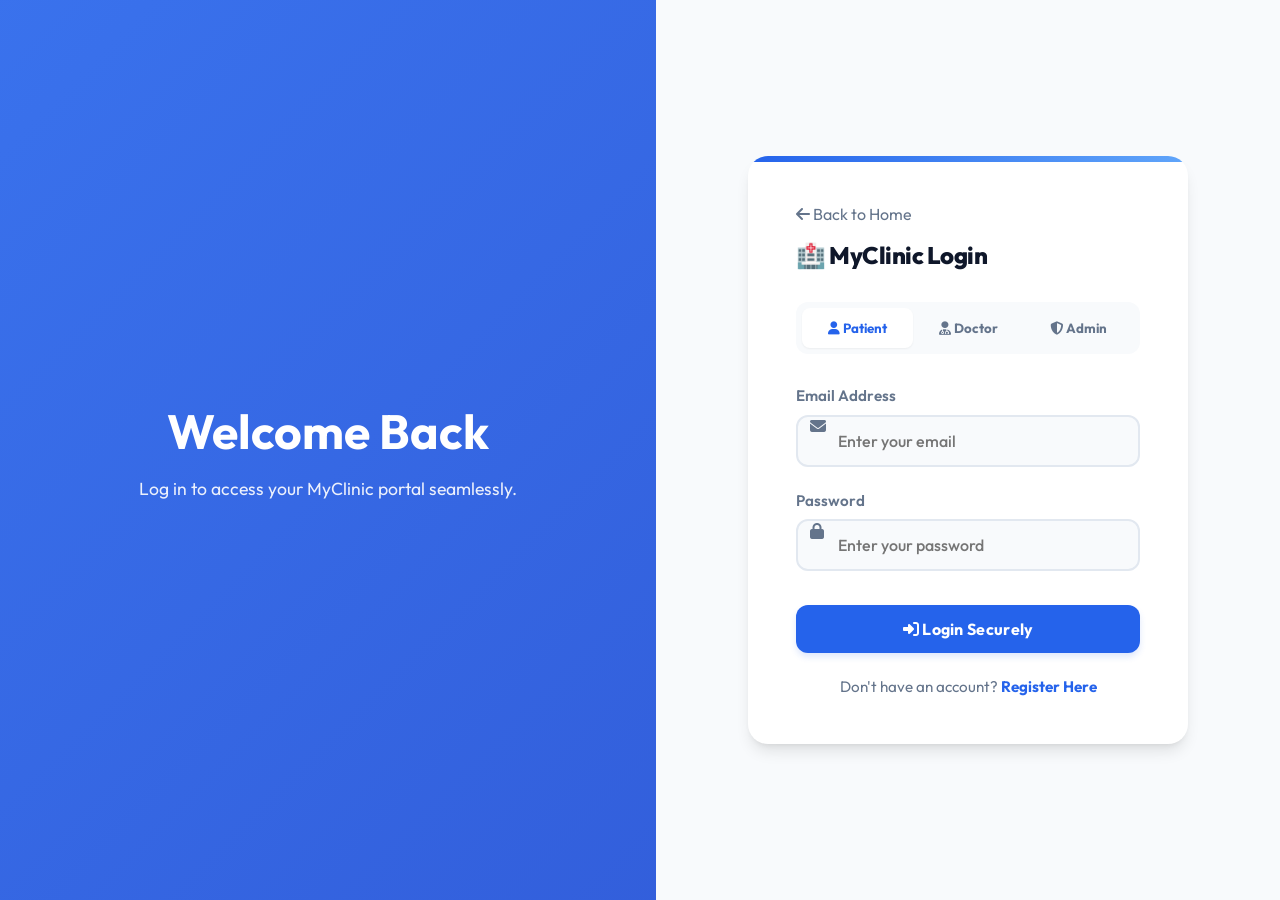
<file: frontend/admin-dashboard.html>
<!DOCTYPE html>
<html lang="en">
<head>
    <meta charset="UTF-8">
    <title>Admin Dashboard</title>
    <link rel="stylesheet" href="css/style.css">
    <link rel="stylesheet" href="https://cdnjs.cloudflare.com/ajax/libs/font-awesome/6.4.0/css/all.min.css">
</head>
<body>
    <div class="dashboard-container">
        <div class="sidebar">
            <h2>MyClinic</h2>
            <div style="color:var(--text-muted); font-size:0.85rem; padding: 0 16px; margin-bottom: 2rem; font-weight:600;" id="userNameText">Admin Panel</div>
            <a href="#" onclick="showSection('doctors')" class="active"><i class="fas fa-user-md" style="width:20px;"></i> Doctors</a>
            <a href="#" onclick="showSection('patients')"><i class="fas fa-users" style="width:20px;"></i> Patients</a>
            <a href="#" onclick="showSection('appointments')"><i class="fas fa-calendar-check" style="width:20px;"></i> Appointments</a>
            <a href="#" onclick="api.logout()"><i class="fas fa-sign-out-alt" style="width:20px;"></i> Logout</a>
        </div>
        <div class="main-content">
            <h1 class="mb-2">Admin Dashboard</h1>

            <div class="dash-cards" id="adminCards">
                <!-- Cards will render dynamically here -->
            </div>
            
            <div id="doctors-sec" class="table-container">
                <h3>All Doctors</h3>
                <table>
                    <thead>
                        <tr>
                            <th>ID</th><th>Name</th><th>Spec</th><th>Fee</th><th>Status</th><th>Action</th>
                        </tr>
                    </thead>
                    <tbody id="doctorsBody"></tbody>
                </table>
            </div>

            <div id="patients-sec" class="table-container" style="display:none;">
                <h3>All Patients</h3>
                <table>
                    <thead>
                        <tr>
                            <th>ID</th><th>Name</th><th>Age</th><th>Gender</th><th>Phone</th>
                        </tr>
                    </thead>
                    <tbody id="patientsBody"></tbody>
                </table>
            </div>

            <div id="appointments-sec" class="table-container" style="display:none;">
                <h3>All Appointments</h3>
                <table>
                    <thead>
                        <tr>
                            <th>Token No</th><th>Patient</th><th>Doctor</th><th>Date</th><th>Time</th><th>Status</th>
                        </tr>
                    </thead>
                    <tbody id="appointmentsBody"></tbody>
                </table>
            </div>
        </div>
    </div>

    <script src="js/api.js"></script>
    <script>
        api.checkAuth('Admin');

        function showSection(sec) {
            document.getElementById('doctors-sec').style.display = 'none';
            document.getElementById('patients-sec').style.display = 'none';
            document.getElementById('appointments-sec').style.display = 'none';
            document.getElementById(`${sec}-sec`).style.display = 'block';
            loadData(sec);
        }

        async function verifyDoctor(id) {
            if(!confirm("Approve this doctor?")) return;
            try {
                await api.request(`/admin/verify-doctor/${id}`, 'POST');
                alert("Verified!");
                loadData('doctors');
            } catch(e) {}
        }

        async function loadData(sec) {
            try {
                if (sec === 'doctors') {
                    const res = await api.request('/admin/doctors');
                    const tbody = document.getElementById('doctorsBody');
                    tbody.innerHTML = res.doctors.map(d => `
                        <tr>
                            <td>${d.Doctor_ID}</td>
                            <td>${d.Name}</td>
                            <td>${d.Specialization}</td>
                            <td>Rs. ${d.Fee}</td>
                            <td><span class="badge ${d.is_approved ? 'badge-approved' : 'badge-pending'}"><i class="fas ${d.is_approved ? 'fa-check' : 'fa-clock'}"></i> ${d.is_approved ? 'Verified' : 'Pending'}</span></td>
                            <td>
                                ${!d.is_approved ? `<button class="btn btn-small" style="background:var(--success);" onclick="verifyDoctor(${d.Doctor_ID})"><i class="fas fa-check-circle"></i> Approve</button>` : `<span style="color:var(--text-muted); font-size:0.85rem;"><i class="fas fa-shield-alt"></i> Active</span>`}
                            </td>
                        </tr>
                    `).join('');
                }
                if (sec === 'patients') {
                    const res = await api.request('/admin/patients');
                    const tbody = document.getElementById('patientsBody');
                    tbody.innerHTML = res.patients.map(p => `
                        <tr>
                            <td>${p.Patient_ID}</td>
                            <td>${p.Name}</td>
                            <td>${p.Age}</td>
                            <td>${p.Gender}</td>
                            <td>${p.Phone}</td>
                        </tr>
                    `).join('');
                }
                if (sec === 'appointments') {
                    const res = await api.request('/admin/appointments');
                    const tbody = document.getElementById('appointmentsBody');
                    tbody.innerHTML = res.appointments.map(a => `
                        <tr>
                            <td><b>${a.Token_No}</b></td>
                            <td>${a.Patient_Name || '-'}</td>
                            <td>Dr. ${a.Doctor_Name || '-'}</td>
                            <td>${a.Date}</td>
                            <td>${a.Time}</td>
                            <td><span class="badge ${a.Status.toLowerCase() === 'completed' ? 'badge-completed' : 'badge-pending'}">${a.Status}</span></td>
                        </tr>
                    `).join('');
                }
            } catch(e) {
                alert("Error: " + e.message);
            }
        }

        async function loadStats() {
            try {
                const [drRes, ptRes, apRes] = await Promise.all([
                    api.request('/admin/doctors'), 
                    api.request('/admin/patients'), 
                    api.request('/admin/appointments')
                ]);
                document.getElementById('adminCards').innerHTML = `
                    <div class="dash-card">
                        <i class="fas fa-users"></i>
                        <div class="dash-card-info"><h4>Total Patients</h4><h2>${ptRes.patients.length}</h2></div>
                    </div>
                    <div class="dash-card">
                        <i class="fas fa-user-md"></i>
                        <div class="dash-card-info"><h4>Doctors</h4><h2>${drRes.doctors.length}</h2></div>
                    </div>
                    <div class="dash-card">
                        <i class="fas fa-calendar-check"></i>
                        <div class="dash-card-info"><h4>Appointments</h4><h2>${apRes.appointments.length}</h2></div>
                    </div>
                `;
            } catch(e) {
                document.getElementById('adminCards').innerHTML = `<p style="color:var(--danger)">Failed to load statistics</p>`;
            }
        }

        // initial load
        loadStats();
        loadData('doctors');
    </script>
</body>
</html>
</file>
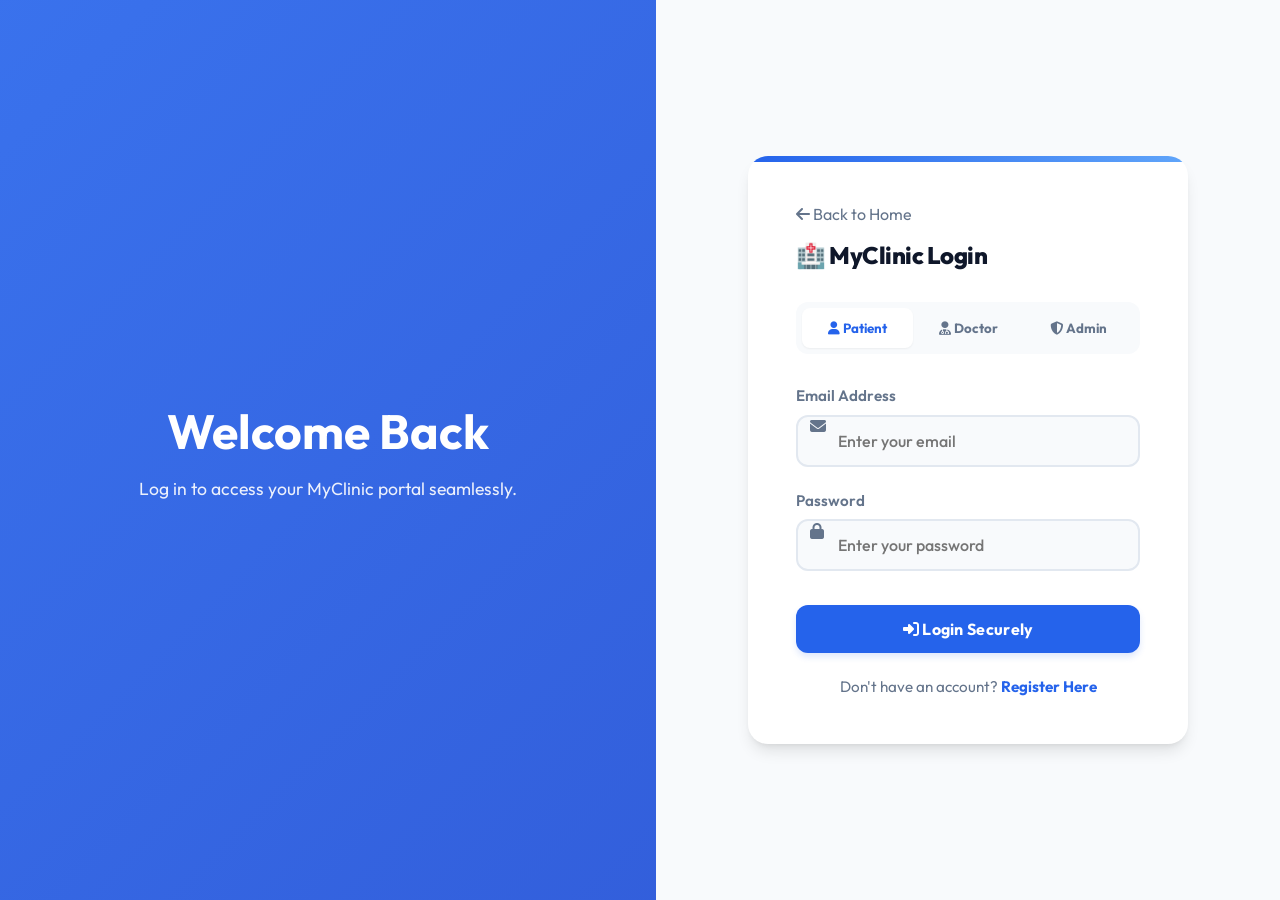
<file: frontend/doctor-dashboard.html>
<!DOCTYPE html>
<html lang="en">
<head>
    <meta charset="UTF-8">
    <title>Doctor Dashboard</title>
    <link rel="stylesheet" href="css/style.css">
    <style>
        .modal {
            display: none; position: fixed; z-index: 1000; left: 0; top: 0;
            width: 100%; height: 100%; overflow: auto; background-color: rgba(0,0,0,0.5);
            justify-content: center; align-items: center;
        }
        .modal-content {
            background: rgba(255,255,255,0.9); padding: 20px; border-radius: 10px;
            width: 400px; color: #333;
        }
    </style>
</head>
<body>
    <div class="dashboard-container">
        <div class="sidebar">
            <h2>MyClinic</h2>
            <div style="color:var(--text-muted); font-size:0.85rem; padding: 0 16px; margin-bottom: 2rem; font-weight:600;" id="userNameText">Doctor Panel</div>
            <a href="#" onclick="loadTodayApps()" class="active"><i class="fas fa-calendar-day" style="width:20px;"></i> All Appointments</a>
            <a href="#" onclick="api.logout()"><i class="fas fa-sign-out-alt" style="width:20px;"></i> Logout</a>
        </div>
        <div class="main-content">
            <h1 class="mb-2">Doctor Dashboard</h1>

            <div class="table-container">
                <h3>All Patient Appointments</h3>
                <table>
                    <thead>
                        <tr>
                            <th>Token</th><th>Patient</th><th>Age/Gender/Phone</th><th>Date</th><th>Time</th><th>Problem</th><th>Status</th><th>Actions</th>
                        </tr>
                    </thead>
                    <tbody id="todayAppsBody"></tbody>
                </table>
            </div>
        </div>
    </div>

    <div id="actionModal" class="modal">
        <div class="modal-content glass-box" style="background:#fff; width:450px; padding:2.5rem; border-radius:var(--radius-lg); box-shadow:var(--shadow-soft);">
            <h3 id="modalTitle" style="color:var(--text-main); margin-bottom:1.5rem; font-weight:800;"><i class="fas fa-file-medical"></i> Complete Session</h3>
            <form id="actionForm">
                <input type="hidden" id="modalAppId">
                <h4 style="color:var(--primary-color); font-weight:700; margin-bottom:1rem; font-size:1rem;">Prescription Details</h4>
                <div class="form-group" style="margin-bottom:15px;">
                    <label>Diagnosis</label>
                    <input type="text" id="diagnosis" placeholder="Describe diagnosis" required>
                </div>
                <div class="form-group" style="margin-bottom:15px;">
                    <label>Medicine prescribed</label>
                    <input type="text" id="medicine" placeholder="e.g. Amoxicillin" required>
                </div>
                <div class="form-group" style="margin-bottom:20px;">
                    <label>Dosage</label>
                    <input type="text" id="dosage" placeholder="2 times a day" required>
                </div>
                
                <h4 style="color:var(--primary-color); font-weight:700; margin-top:25px; margin-bottom:1rem; font-size:1rem;">Billing Info</h4>
                <div class="form-group">
                    <label>Consultation Fee (Rs.)</label>
                    <input type="number" id="amount" placeholder="0.00" required>
                </div>
                <div style="display:flex; gap:15px; margin-top:30px;">
                    <button type="submit" class="btn" style="flex:1;"><i class="fas fa-save"></i> Save & Complete</button>
                    <button type="button" class="btn" style="background:transparent; color:var(--text-main); border:2px solid var(--border-color); flex:1;" onclick="closeModal()">Cancel</button>
                </div>
            </form>
        </div>
    </div>

    <script src="js/api.js"></script>
    <script>
        api.checkAuth('Doctor');
        const user = api.getUser();
        document.getElementById('userNameText').innerText = `Dr. ${user.name}`;

        async function loadTodayApps() {
            try {
                const res = await api.request('/doctor/appointments/today');
                const tbody = document.getElementById('todayAppsBody');
                tbody.innerHTML = res.appointments.map(a => `
                    <tr>
                        <td><b>${a.Token_No}</b></td>
                        <td>${a.Patient_Name}</td>
                        <td>${a.Age} / ${a.Gender}<br><small>${a.Phone || '-'}</small></td>
                        <td>${a.Date}</td>
                        <td>${a.Time}</td>
                        <td>${a.Problem || '-'}</td>
                        <td><span class="badge ${a.Status.toLowerCase() === 'completed' ? 'badge-completed' : 'badge-pending'}"><i class="fas ${a.Status.toLowerCase() === 'completed' ? 'fa-check' : 'fa-clock'}"></i> ${a.Status}</span></td>
                        <td>
                            ${a.Status !== 'Completed' ? `<button class="btn btn-small" onclick="openModal(${a.Appointment_ID})"><i class="fas fa-clipboard-check"></i> Complete</button>` : `<span style="color:var(--success); font-weight:bold;"><i class="fas fa-check-double"></i> Done</span>`}
                        </td>
                    </tr>
                `).join('');
            } catch(e) {
                alert("Error loading appointments: " + e.message);
            }
        }

        function openModal(appId) {
            document.getElementById('modalAppId').value = appId;
            document.getElementById('actionModal').style.display = 'flex';
        }

        function closeModal() {
            document.getElementById('actionModal').style.display = 'none';
        }

        document.getElementById('actionForm').addEventListener('submit', async (e) => {
            e.preventDefault();
            const appId = document.getElementById('modalAppId').value;
            const diagnosis = document.getElementById('diagnosis').value;
            const medicine = document.getElementById('medicine').value;
            const dosage = document.getElementById('dosage').value;
            const amount = document.getElementById('amount').value;

            try {
                // Add Prescription
                await api.request('/doctor/prescription', 'POST', {
                    appointment_id: appId, diagnosis, medicine, dosage
                });
                
                // Add Bill
                await api.request('/doctor/bill', 'POST', {
                    appointment_id: appId, amount
                });

                alert("Prescription & Bill added! Appointment marked as Completed.");
                closeModal();
                loadTodayApps();
            } catch(e) {
                alert("Error: " + e.message);
            }
        });

        loadTodayApps();
    </script>
</body>
</html>
</file>
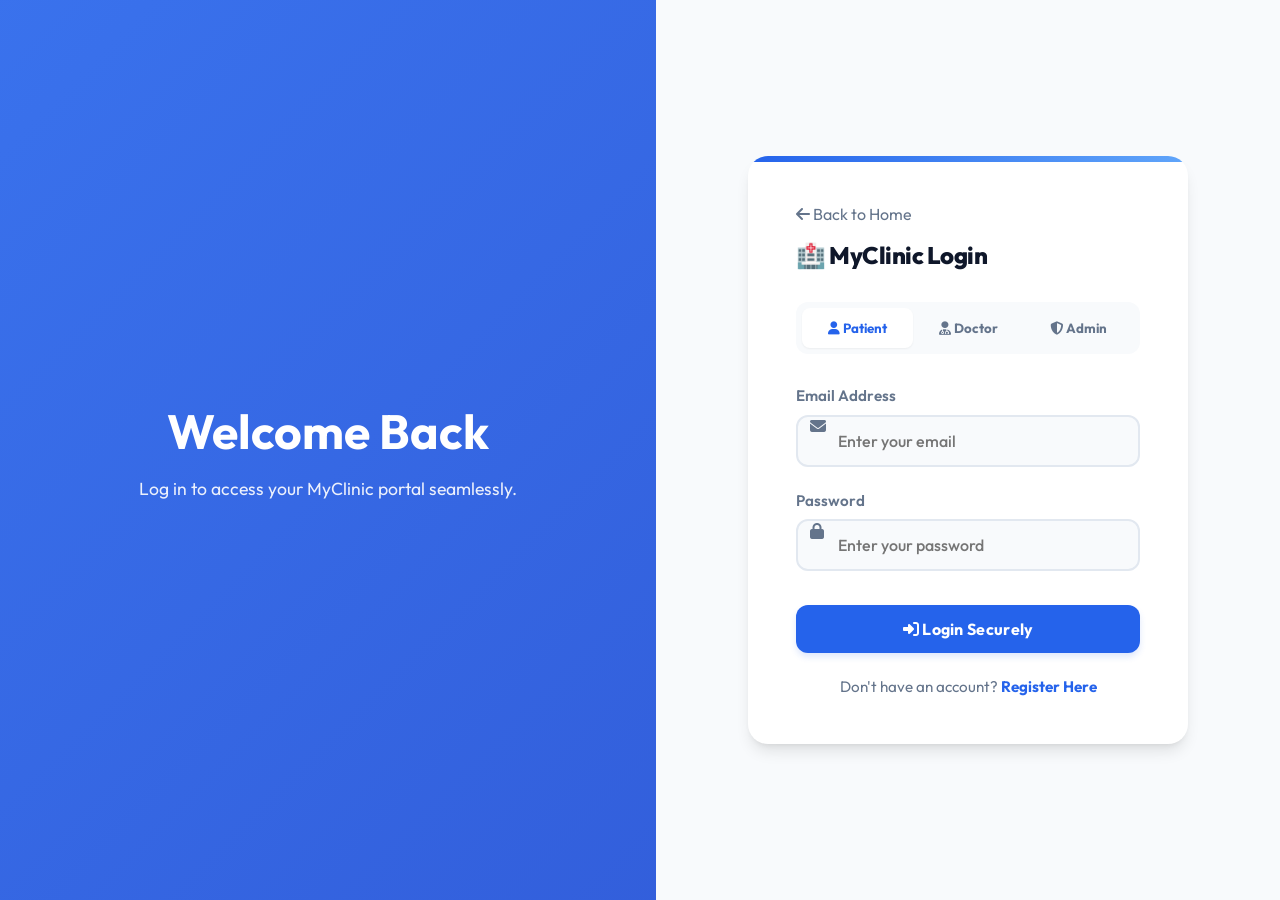
<file: frontend/login.html>
<!DOCTYPE html>
<html lang="en">
<head>
    <meta charset="UTF-8">
    <title>Login - MyClinic</title>
    <link rel="stylesheet" href="css/style.css">
    <link rel="stylesheet" href="https://cdnjs.cloudflare.com/ajax/libs/font-awesome/6.4.0/css/all.min.css">
</head>
<body>
    <div class="auth-wrapper">
        <div class="auth-image">
            <div>
                <h1 style="font-size:3rem; margin-bottom:1rem;">Welcome Back</h1>
                <p style="font-size:1.1rem; opacity:0.9;">Log in to access your MyClinic portal seamlessly.</p>
            </div>
        </div>
        
        <div class="auth-form-container">
            <div class="auth-container">
                <a href="index.html" style="text-decoration:none; color:var(--text-muted); display:inline-block; margin-bottom:1rem;"><i class="fas fa-arrow-left"></i> Back to Home</a>
                <h2 style="margin-bottom: 2rem; color:var(--text-main);">🏥 MyClinic Login</h2>
                
                <div class="toggle-group" id="roleToggle">
                    <button class="active" onclick="setRole('Patient')"><i class="fas fa-user"></i> Patient</button>
                    <button onclick="setRole('Doctor')"><i class="fas fa-user-md"></i> Doctor</button>
                    <button onclick="setRole('Admin')"><i class="fas fa-shield-alt"></i> Admin</button>
                </div>

                <form id="loginForm">
                    <div class="form-group input-with-icon">
                        <label>Email Address</label>
                        <i class="fas fa-envelope"></i>
                        <input type="email" id="email" placeholder="Enter your email" required>
                    </div>
                    <div class="form-group input-with-icon">
                        <label>Password</label>
                        <i class="fas fa-lock"></i>
                        <input type="password" id="password" placeholder="Enter your password" required>
                    </div>
                    <button type="submit" class="btn" style="width:100%; margin-top:10px;"><i class="fas fa-sign-in-alt"></i> Login Securely</button>
                </form>
                <p style="text-align:center; margin-top:1.5rem; font-size:0.95rem; color:var(--text-muted);">Don't have an account? <a href="register.html" style="color:var(--primary-color); font-weight:700; text-decoration:none;">Register Here</a></p>
            </div>
        </div>
    </div>

    <script src="js/api.js"></script>
    <script>
        let currentRole = 'Patient';
        
        function setRole(role) {
            currentRole = role;
            const buttons = document.getElementById('roleToggle').children;
            for(let btn of buttons) {
                btn.classList.remove('active');
                if(btn.innerText.includes(role)) btn.classList.add('active');
            }
        }

        document.getElementById('loginForm').addEventListener('submit', async (e) => {
            e.preventDefault();
            const email = document.getElementById('email').value;
            const password = document.getElementById('password').value;

            try {
                const res = await api.request('/login', 'POST', { email, password, role: currentRole });
                const token = res.token || res.access_token;
                const userData = res.user ? res.user : { name: res.name || 'User', id: res.id };
                api.setSession({ token, role: currentRole, user: userData });
                window.location.href = `${currentRole.toLowerCase()}-dashboard.html`;
            } catch (err) {
                alert("Login Error: " + err.message);
            }
        });
    </script>
</body>
</html>
</file>
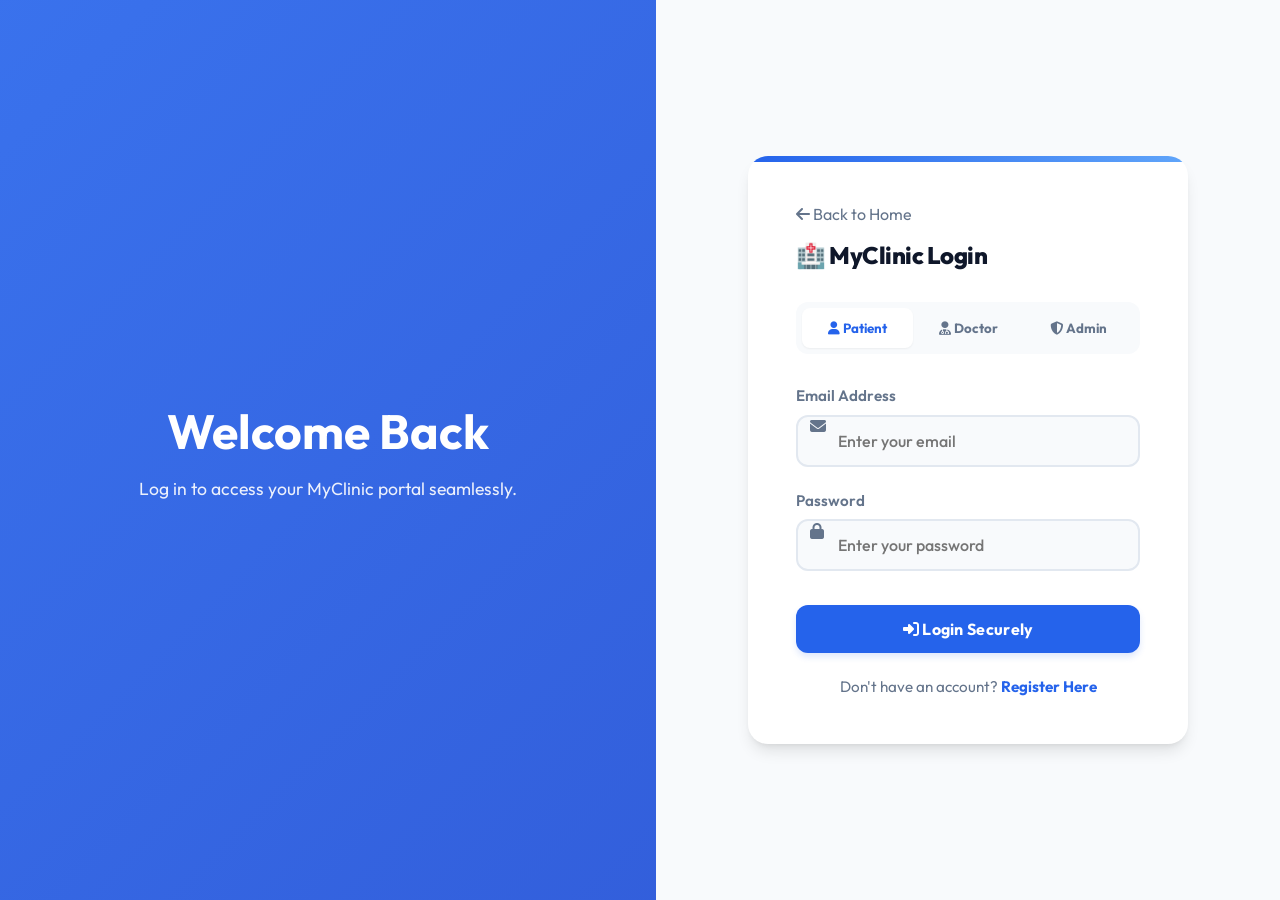
<file: frontend/patient-dashboard.html>
<!DOCTYPE html>
<html lang="en">
<head>
    <meta charset="UTF-8">
    <title>Patient Dashboard</title>
    <link rel="stylesheet" href="css/style.css">
    <link rel="stylesheet" href="https://cdnjs.cloudflare.com/ajax/libs/font-awesome/6.4.0/css/all.min.css">
</head>
<body>
    <div class="dashboard-container">
        <div class="sidebar">
            <h2>MyClinic</h2>
            <div style="color:var(--text-muted); font-size:0.85rem; padding: 0 16px; margin-bottom: 2rem; font-weight:600;" id="userNameText">Patient Panel</div>
            <a href="#" onclick="showSection('book')" class="active"><i class="fas fa-calendar-plus" style="width:20px;"></i> Book Appointment</a>
            <a href="#" onclick="showSection('appointments')"><i class="fas fa-notes-medical" style="width:20px;"></i> My Appointments</a>
            <a href="#" onclick="api.logout()"><i class="fas fa-sign-out-alt" style="width:20px;"></i> Logout</a>
        </div>
        <div class="main-content">
            <h1 class="mb-2">Patient Dashboard</h1>

            <div id="book-sec" class="glass-box" style="max-width:600px;">
                <h3>Book new Appointment</h3>
                <form id="bookForm" class="mt-2">
                    <div class="form-group">
                        <label>Select Doctor</label>
                        <select id="docSelect" required></select>
                    </div>
                    <div class="form-group">
                        <label>Date</label>
                        <input type="date" id="appDate" required>
                    </div>
                    <div class="form-group">
                        <label>Time</label>
                        <input type="time" id="appTime" required>
                    </div>
                    <div class="form-group">
                        <label>Problem Description</label>
                        <textarea id="appProblem" rows="3"></textarea>
                    </div>
                    <button type="submit" class="btn">Book Now</button>
                </form>
            </div>

            <div id="appointments-sec" class="table-container" style="display:none;">
                <h3>My Appointments</h3>
                <table>
                    <thead>
                        <tr>
                            <th>Token No</th><th>Doctor</th><th>Date</th><th>Time</th><th>Status</th><th>Problem</th><th>Actions</th>
                        </tr>
                    </thead>
                    <tbody id="myAppsBody"></tbody>
                </table>
            </div>
        </div>
    </div>

    <!-- modal for details -->
    <div id="detailsModal" class="modal" style="display:none; position:fixed; z-index:1000; left:0; top:0; width:100%; height:100%; overflow:auto; background-color:rgba(0,0,0,0.5); justify-content:center; align-items:center;">
        <div class="modal-content glass-box" style="background:rgba(255,255,255,0.9); padding:20px; border-radius:10px; width:400px; color:#333;">
            <h3 style="margin-bottom:1rem;">Appointment Details</h3>
            <div id="detailsContent">Loading...</div>
            <button class="btn" style="margin-top:15px;" onclick="document.getElementById('detailsModal').style.display='none'">Close</button>
        </div>
    </div>

    <script src="js/api.js"></script>
    <script>
        api.checkAuth('Patient');
        const user = api.getUser();
        document.getElementById('userNameText').innerText = `Patient: ${user.name}`;

        function showSection(sec) {
            document.getElementById('book-sec').style.display = 'none';
            document.getElementById('appointments-sec').style.display = 'none';
            document.getElementById(`${sec}-sec`).style.display = 'block';
            if(sec === 'appointments') loadApps();
        }

        async function loadDoctors() {
            try {
                const res = await api.request('/patient/doctors');
                const select = document.getElementById('docSelect');
                select.innerHTML = res.doctors.map(d => `
                    <option value="${d.Doctor_ID}">${d.Name} (${d.Specialization}) - Rs.${d.Fee}</option>
                `).join('');
            } catch(e) {
                alert("Error: " + e.message);
            }
        }

        async function loadApps() {
            try {
                const res = await api.request('/patient/appointments');
                const tbody = document.getElementById('myAppsBody');
                tbody.innerHTML = res.appointments.map(a => `
                    <tr>
                        <td>${a.Token_No}</td>
                        <td>${a.Doctor_Name}</td>
                        <td>${a.Date}</td>
                        <td>${a.Time}</td>
                        <td><span class="badge ${a.Status.toLowerCase() === 'completed' ? 'badge-completed' : 'badge-pending'}"><i class="fas ${a.Status.toLowerCase() === 'completed' ? 'fa-check' : 'fa-clock'}"></i> ${a.Status}</span></td>
                        <td>${a.Problem || '-'}</td>
                        <td>
                            ${a.Status === 'Completed' ? `<button class="btn btn-small" onclick="viewDetails(${a.Appointment_ID})"><i class="fas fa-eye"></i> Details</button>` : '-'}
                        </td>
                    </tr>
                `).join('');
            } catch(e) {
                alert("Error: " + e.message);
            }
        }

        document.getElementById('bookForm').addEventListener('submit', async (e) => {
            e.preventDefault();
            const payload = {
                doctor_id: document.getElementById('docSelect').value,
                date: document.getElementById('appDate').value,
                time: document.getElementById('appTime').value,
                problem: document.getElementById('appProblem').value
            };
            try {
                await api.request('/patient/book', 'POST', payload);
                alert("Appointment Booked!");
                e.target.reset();
                showSection('appointments');
            } catch(e) {
                alert("Error: " + e.message);
            }
        });

        async function viewDetails(appId) {
            document.getElementById('detailsModal').style.display = 'flex';
            const content = document.getElementById('detailsContent');
            content.innerHTML = "Loading...";
            try {
                const res = await api.request(`/patient/appointment/${appId}/details`);
                let html = "";
                if(res.prescription) {
                    html += `<h4>Prescription</h4>
                             <p><b>Diagnosis:</b> ${res.prescription.Diagnosis}</p>
                             <p><b>Medicine:</b> ${res.prescription.Medicine}</p>
                             <p><b>Dosage:</b> ${res.prescription.Dosage}</p><hr>`;
                }
                if(res.bill) {
                    html += `<h4>Bill</h4>
                             <p><b>Amount:</b> Rs. ${res.bill.Amount}</p>
                             <p><b>Status:</b> ${res.bill.Payment_Status}</p>`;
                    if (res.bill.Payment_Status === 'Unpaid') {
                        html += `
                            <div style="margin-top:15px; text-align:center;" id="payOptions">
                                <button class="btn" style="background:#28a745;" onclick="showQRPay(${appId})">Pay Online QR</button>
                                <button class="btn" style="background:#ffc107; color:#333;" onclick="payBill(${appId}, 'Cash')">Pay Cash at Desk</button>
                            </div>
                            <div id="qrSection" style="display:none; text-align:center; margin-top:15px;">
                                <p>Scan to Pay Rs. ${res.bill.Amount}</p>
                                <img src="https://api.qrserver.com/v1/create-qr-code/?size=150x150&data=upi://pay?pa=hospital@upi&am=${res.bill.Amount}&cu=INR" alt="QR Code" style="margin-bottom:10px;">
                                <br>
                                <button class="btn" onclick="payBill(${appId}, 'Online')">I have Paid</button>
                            </div>
                        `;
                    }
                }
                content.innerHTML = html || "No details available.";
            } catch(e) {
                content.innerHTML = "Error: " + e.message;
            }
        }

        function showQRPay(appId) {
            document.getElementById('payOptions').style.display = 'none';
            document.getElementById('qrSection').style.display = 'block';
        }

        async function payBill(appId, mode) {
            try {
                const res = await api.request(`/patient/pay-bill/${appId}`, 'POST', { payment_mode: mode });
                alert(res.message || "Payment recorded!");
                document.getElementById('detailsModal').style.display = 'none';
            } catch(e) {
                alert("Error: " + e.message);
            }
        }

        loadDoctors();
    </script>
</body>
</html>
</file>
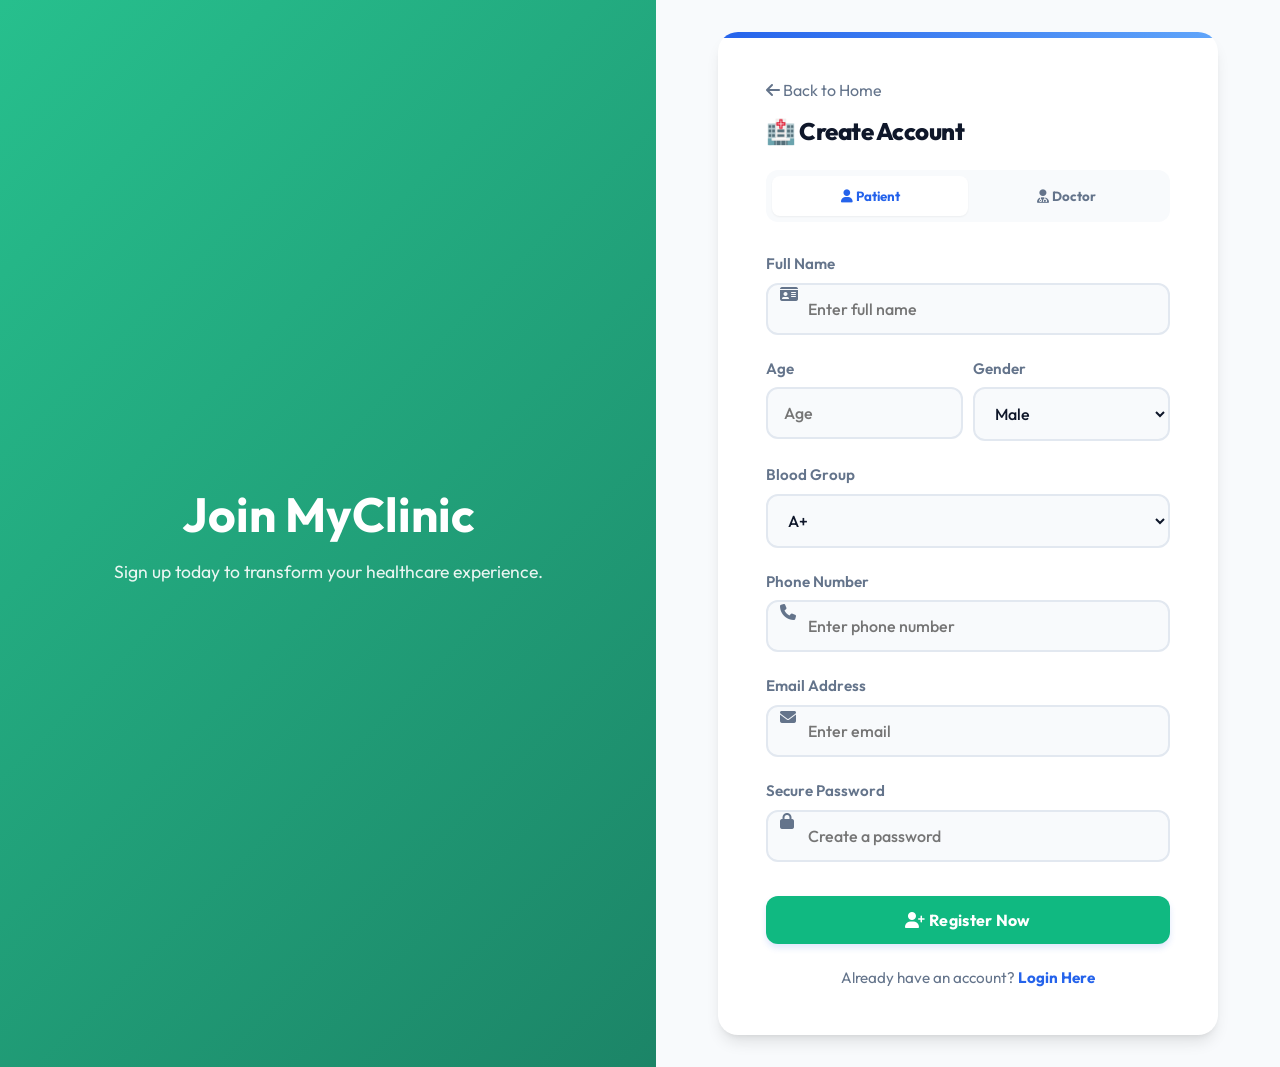
<file: frontend/register.html>
<!DOCTYPE html>
<html lang="en">
<head>
    <meta charset="UTF-8">
    <title>Register - MyClinic</title>
    <link rel="stylesheet" href="css/style.css">
    <link rel="stylesheet" href="https://cdnjs.cloudflare.com/ajax/libs/font-awesome/6.4.0/css/all.min.css">
</head>
<body>
    <div class="auth-wrapper">
        <div class="auth-image" style="background: linear-gradient(135deg, rgba(16,185,129,0.9), rgba(4,120,87,0.9)), url('https://images.unsplash.com/photo-1551076805-e1869033e561?auto=format&fit=crop&w=1200') center/cover;">
            <div>
                <h1 style="font-size:3rem; margin-bottom:1rem;">Join MyClinic</h1>
                <p style="font-size:1.1rem; opacity:0.9;">Sign up today to transform your healthcare experience.</p>
            </div>
        </div>
        
        <div class="auth-form-container">
            <div class="auth-container" style="max-width:500px;">
                <a href="index.html" style="text-decoration:none; color:var(--text-muted); display:inline-block; margin-bottom:1rem;"><i class="fas fa-arrow-left"></i> Back to Home</a>
                <h2 style="margin-bottom: 1.5rem; color:var(--text-main);">🏥 Create Account</h2>
                
                <div class="toggle-group" id="roleToggle">
                    <button class="active" onclick="setRole('Patient')"><i class="fas fa-user"></i> Patient</button>
                    <button onclick="setRole('Doctor')"><i class="fas fa-user-md"></i> Doctor</button>
                </div>

                <form id="registerForm">
                    <div class="form-group input-with-icon">
                        <label>Full Name</label>
                        <i class="fas fa-id-card"></i>
                        <input type="text" id="name" placeholder="Enter full name" required>
                    </div>

                    <!-- Dynamic Fields -->
                    <div id="dynamicFields"></div>

                    <div class="form-group input-with-icon">
                        <label>Phone Number</label>
                        <i class="fas fa-phone"></i>
                        <input type="text" id="phone" placeholder="Enter phone number" required>
                    </div>

                    <div class="form-group input-with-icon">
                        <label>Email Address</label>
                        <i class="fas fa-envelope"></i>
                        <input type="email" id="email" placeholder="Enter email" required>
                    </div>
                    <div class="form-group input-with-icon">
                        <label>Secure Password</label>
                        <i class="fas fa-lock"></i>
                        <input type="password" id="password" placeholder="Create a password" required>
                    </div>
                    <button type="submit" class="btn" style="width:100%; margin-top:10px; background:var(--success);"><i class="fas fa-user-plus"></i> Register Now</button>
                </form>
                <p style="text-align:center; margin-top:1.5rem; font-size:0.95rem; color:var(--text-muted);">Already have an account? <a href="login.html" style="color:var(--primary-color); font-weight:700; text-decoration:none;">Login Here</a></p>
            </div>
        </div>
    </div>

    <script src="js/api.js"></script>
    <script>
        let currentRole = 'Patient';
        const dynamicFields = document.getElementById('dynamicFields');

        function setRole(role) {
            currentRole = role;
            const buttons = document.getElementById('roleToggle').children;
            for(let btn of buttons) {
                btn.classList.remove('active');
                if(btn.innerText.includes(role)) btn.classList.add('active');
            }
            renderFields();
        }

        function renderFields() {
            if (currentRole === 'Patient') {
                dynamicFields.innerHTML = `
                    <div style="display:flex; gap:10px;">
                        <div class="form-group" style="flex:1;">
                            <label>Age</label>
                            <input type="number" id="age" placeholder="Age" required>
                        </div>
                        <div class="form-group" style="flex:1;">
                            <label>Gender</label>
                            <select id="gender"><option>Male</option><option>Female</option><option>Other</option></select>
                        </div>
                    </div>
                    <div class="form-group">
                        <label>Blood Group</label>
                        <select id="bloodGrp"><option>A+</option><option>O+</option><option>B+</option><option>AB+</option><option>A-</option><option>O-</option><option>B-</option><option>AB-</option></select>
                    </div>
                `;
            } else {
                dynamicFields.innerHTML = `
                    <div class="form-group">
                        <label>Qualification</label>
                        <input type="text" id="qual" placeholder="e.g. MBBS, MD" required>
                    </div>
                    <div style="display:flex; gap:10px;">
                        <div class="form-group" style="flex:1;">
                            <label>Specialization</label>
                            <input type="text" id="spec" placeholder="e.g. Cardiology" required>
                        </div>
                        <div class="form-group" style="flex:1;">
                            <label>Fee (₹)</label>
                            <input type="number" id="fee" placeholder="Consultation Fee" required>
                        </div>
                    </div>
                `;
            }
        }

        document.getElementById('registerForm').addEventListener('submit', async (e) => {
            e.preventDefault();
            const payload = {
                name: document.getElementById('name').value,
                phone: document.getElementById('phone').value,
                email: document.getElementById('email').value,
                password: document.getElementById('password').value
            };

            if (currentRole === 'Patient') {
                payload.age = parseInt(document.getElementById('age').value);
                payload.gender = document.getElementById('gender').value;
                payload.blood_grp = document.getElementById('bloodGrp').value;
                payload.role = 'Patient';
            } else {
                payload.qualification = document.getElementById('qual').value;
                payload.specialization = document.getElementById('spec').value;
                payload.fee = parseFloat(document.getElementById('fee').value);
                payload.role = 'Doctor';
            }

            try {
                await api.request('/register', 'POST', payload);
                alert("Registration Successful! Please login.");
                window.location.href = 'login.html';
            } catch (err) {
                alert("Error: " + err.message);
            }
        });

        renderFields();
    </script>
</body>
</html>
</file>
<file: frontend/css/style.css>
@import url('https://fonts.googleapis.com/css2?family=Outfit:wght@300;400;500;600;700;800&display=swap');

:root {
    --primary-color: #2563eb;
    --primary-light: #eff6ff;
    --primary-dark: #1d4ed8;
    --sidebar-bg: #0f172a;
    --sidebar-hover: #1e293b;
    --sidebar-text: #94a3b8;
    --sidebar-active: #ffffff;
    --bg-color: #f8fafc;
    --card-bg: #ffffff;
    --text-main: #0f172a;
    --text-muted: #64748b;
    --border-color: #e2e8f0;
    --success: #10b981;
    --danger: #ef4444;
    --warning: #f59e0b;
    --shadow-sm: 0 1px 2px 0 rgb(0 0 0 / 0.05);
    --shadow-md: 0 4px 6px -1px rgb(0 0 0 / 0.1), 0 2px 4px -2px rgb(0 0 0 / 0.1);
    --shadow-lg: 0 10px 15px -3px rgb(0 0 0 / 0.1), 0 4px 6px -4px rgb(0 0 0 / 0.1);
    --shadow-soft: 0 20px 40px rgba(0,0,0,0.03);
    --radius-sm: 8px;
    --radius-md: 12px;
    --radius-lg: 20px;
    --transition: all 0.3s cubic-bezier(0.4, 0, 0.2, 1);
}

* {
    margin: 0;
    padding: 0;
    box-sizing: border-box;
    font-family: 'Outfit', sans-serif;
}

body {
    background: var(--bg-color);
    min-height: 100vh;
    color: var(--text-main);
    display: flex;
    flex-direction: column;
    -webkit-font-smoothing: antialiased;
}

/* Auth Containers */
.auth-wrapper {
    display: flex;
    min-height: 100vh;
    background: #f8fafc;
}

.auth-image {
    flex: 1;
    background: linear-gradient(135deg, rgba(37,99,235,0.9), rgba(29,78,216,0.9)), url('https://images.unsplash.com/photo-1519494026892-80bbd2d6fd0d?auto=format&fit=crop&w=1200') center/cover;
    display: flex;
    align-items: center;
    justify-content: center;
    color: white;
    padding: 3rem;
    text-align: center;
}

@media (max-width: 900px) {
    .auth-image { display: none; }
}

.auth-form-container {
    flex: 1;
    display: flex;
    align-items: center;
    justify-content: center;
    padding: 2rem;
}

.auth-container {
    width: 100%;
    max-width: 440px;
    background: var(--card-bg);
    border: none;
    border-radius: var(--radius-lg);
    box-shadow: var(--shadow-lg);
    padding: 3rem;
    position: relative;
    overflow: hidden;
}

.auth-container::before {
    content: '';
    position: absolute;
    top: 0;
    left: 0;
    width: 100%;
    height: 6px;
    background: linear-gradient(90deg, #2563eb, #60a5fa);
}

.auth-container h2, .auth-container h1 {
    color: var(--text-main);
    font-weight: 800;
    letter-spacing: -0.5px;
    margin-bottom: 1rem;
}

/* Icons in inputs */
.input-with-icon {
    position: relative;
}
.input-with-icon i {
    position: absolute;
    left: 14px;
    top: 50%;
    transform: translateY(-50%);
    color: var(--text-muted);
}
.input-with-icon input, .input-with-icon select {
    padding-left: 40px !important;
}

/* Badges */
.badge {
    padding: 4px 10px;
    border-radius: 12px;
    font-size: 0.8rem;
    font-weight: 700;
    display: inline-block;
}
.badge-pending { background: #fef3c7; color: #d97706; }
.badge-completed { background: #d1fae5; color: #059669; }
.badge-approved { background: #cffafe; color: #0891b2; }

/* Dashboard Cards */
.dash-cards {
    display: grid;
    grid-template-columns: repeat(auto-fit, minmax(220px, 1fr));
    gap: 1.5rem;
    margin-bottom: 2rem;
}
.dash-card {
    background: white;
    padding: 1.5rem;
    border-radius: var(--radius-lg);
    box-shadow: var(--shadow-sm);
    border: 1px solid var(--border-color);
    display: flex;
    align-items: center;
    gap: 15px;
}
.dash-card i {
    font-size: 2rem;
    color: var(--primary-color);
    background: var(--primary-light);
    padding: 15px;
    border-radius: 12px;
}
.dash-card-info h4 {
    color: var(--text-muted);
    font-size: 0.9rem;
    margin-bottom: 5px;
}
.dash-card-info h2 {
    color: var(--text-main);
    font-size: 1.8rem;
}

/* Sidebar Layout */
.dashboard-container {
    display: flex;
    min-height: 100vh;
}

.sidebar {
    width: 280px;
    background: var(--sidebar-bg);
    padding: 2.5rem 1.5rem;
    display: flex;
    flex-direction: column;
    box-shadow: 4px 0 24px rgba(0,0,0,0.04);
    z-index: 10;
}

.sidebar h2 {
    color: #ffffff;
    font-weight: 800;
    font-size: 1.6rem;
    margin-bottom: 2.5rem;
    display: flex;
    align-items: center;
    gap: 12px;
    letter-spacing: -0.5px;
    line-height: 1.2;
}

.sidebar h2::before {
    content: '✚';
    display: flex;
    align-items: center;
    justify-content: center;
    width: 36px;
    height: 36px;
    background: linear-gradient(135deg, #3b82f6, #2563eb);
    color: white;
    border-radius: 10px;
    font-size: 1.2rem;
    box-shadow: 0 4px 12px rgba(37, 99, 235, 0.3);
}

.sidebar a {
    color: var(--sidebar-text);
    text-decoration: none;
    padding: 14px 18px;
    margin-bottom: 8px;
    border-radius: var(--radius-md);
    transition: var(--transition);
    font-weight: 500;
    display: flex;
    align-items: center;
}

.sidebar a:hover {
    background: var(--sidebar-hover);
    color: var(--sidebar-active);
    transform: translateX(4px);
}

.sidebar a.active {
    background: var(--primary-color);
    color: #ffffff;
    box-shadow: 0 4px 12px rgba(37, 99, 235, 0.25);
}

.sidebar a[onclick*="logout"] {
    color: #f87171;
    margin-top: auto;
    background: rgba(239, 68, 68, 0.05);
}

.sidebar a[onclick*="logout"]:hover {
    background: rgba(239, 68, 68, 0.15);
    color: #fca5a5;
    transform: translateY(-2px);
}

/* Main Content Area */
.main-content {
    flex: 1;
    padding: 3rem 4rem;
    overflow-y: auto;
    background: var(--bg-color);
}

.main-content h1 {
    font-size: 2.2rem;
    font-weight: 800;
    color: var(--text-main);
    margin-bottom: 2rem;
    letter-spacing: -1px;
}

/* Glass/Card Box */
.glass-box {
    background: var(--card-bg);
    border: 1px solid rgba(226, 232, 240, 0.8);
    border-radius: var(--radius-lg);
    box-shadow: var(--shadow-soft);
    padding: 2.5rem;
    transition: var(--transition);
}

/* Forms Elements */
.form-group {
    margin-bottom: 1.5rem;
}

.form-group label {
    display: block;
    margin-bottom: 0.6rem;
    font-size: 0.95rem;
    font-weight: 600;
    color: var(--text-muted);
}

.form-group input, .form-group select, .form-group textarea {
    width: 100%;
    padding: 14px 16px;
    border: 2px solid var(--border-color);
    border-radius: var(--radius-md);
    background: #f8fafc;
    color: var(--text-main);
    font-size: 1rem;
    font-weight: 500;
    outline: none;
    transition: var(--transition);
}

.form-group input:focus, .form-group select:focus, .form-group textarea:focus {
    background: #ffffff;
    border-color: var(--primary-color);
    box-shadow: 0 0 0 4px rgba(37, 99, 235, 0.1);
}

/* Buttons */
.btn {
    display: inline-block;
    padding: 14px 28px;
    border: none;
    border-radius: var(--radius-md);
    cursor: pointer;
    font-weight: 700;
    font-size: 1rem;
    transition: var(--transition);
    background: var(--primary-color);
    color: #ffffff;
    text-align: center;
    letter-spacing: 0.3px;
    box-shadow: 0 4px 6px rgba(37, 99, 235, 0.15);
}

.btn:hover {
    background: var(--primary-dark);
    transform: translateY(-2px);
    box-shadow: 0 6px 15px rgba(37, 99, 235, 0.25);
}

.btn-small {
    padding: 8px 16px;
    font-size: 0.85rem;
    border-radius: var(--radius-sm);
    box-shadow: none;
}

/* Tables */
.table-container {
    background: var(--card-bg);
    border-radius: var(--radius-lg);
    padding: 2rem;
    box-shadow: var(--shadow-soft);
    border: 1px solid rgba(226, 232, 240, 0.6);
    overflow-x: auto;
    margin-bottom: 2rem;
}

.table-container h3 {
    margin-bottom: 1.5rem;
    color: var(--text-main);
    font-weight: 700;
    font-size: 1.4rem;
}

table {
    width: 100%;
    border-collapse: separate;
    border-spacing: 0;
}

table th, table td {
    padding: 16px 20px;
    text-align: left;
    border-bottom: 1px solid var(--border-color);
}

table th {
    background: var(--bg-color);
    color: var(--text-muted);
    font-weight: 700;
    font-size: 0.85rem;
    text-transform: uppercase;
    letter-spacing: 1px;
}

table th:first-child { border-top-left-radius: var(--radius-md); border-bottom-left-radius: var(--radius-md); }
table th:last-child { border-top-right-radius: var(--radius-md); border-bottom-right-radius: var(--radius-md); }

table tr:last-child td { border-bottom: none; }

table tbody tr {
    transition: var(--transition);
}

table tbody tr:hover {
    background: var(--primary-light);
}

table td {
    font-weight: 500;
    color: var(--text-main);
}

/* Toggle Group (Auth) */
.toggle-group {
    display: flex;
    justify-content: space-between;
    margin-bottom: 2rem;
    background: var(--bg-color);
    border-radius: var(--radius-md);
    padding: 6px;
}

.toggle-group button {
    flex: 1;
    background: transparent;
    border: none;
    color: var(--text-muted);
    padding: 12px;
    border-radius: var(--radius-sm);
    cursor: pointer;
    font-weight: 700;
    transition: var(--transition);
}

.toggle-group button.active {
    background: #fff;
    color: var(--primary-color);
    box-shadow: var(--shadow-sm);
}

/* Modals */
.modal-content {
    box-shadow: var(--shadow-soft), 0 25px 50px -12px rgba(0, 0, 0, 0.25) !important;
    border: none !important;
    background: #ffffff !important;
    border-radius: var(--radius-lg) !important;
}

/* Utility */
.text-center { text-align: center; }
.mt-2 { margin-top: 2rem; }
.mb-2 { margin-bottom: 2rem; }

hr { 
    border: none; 
    height: 1px; 
    background: var(--border-color); 
    margin: 1.5rem 0; 
}
</file>
